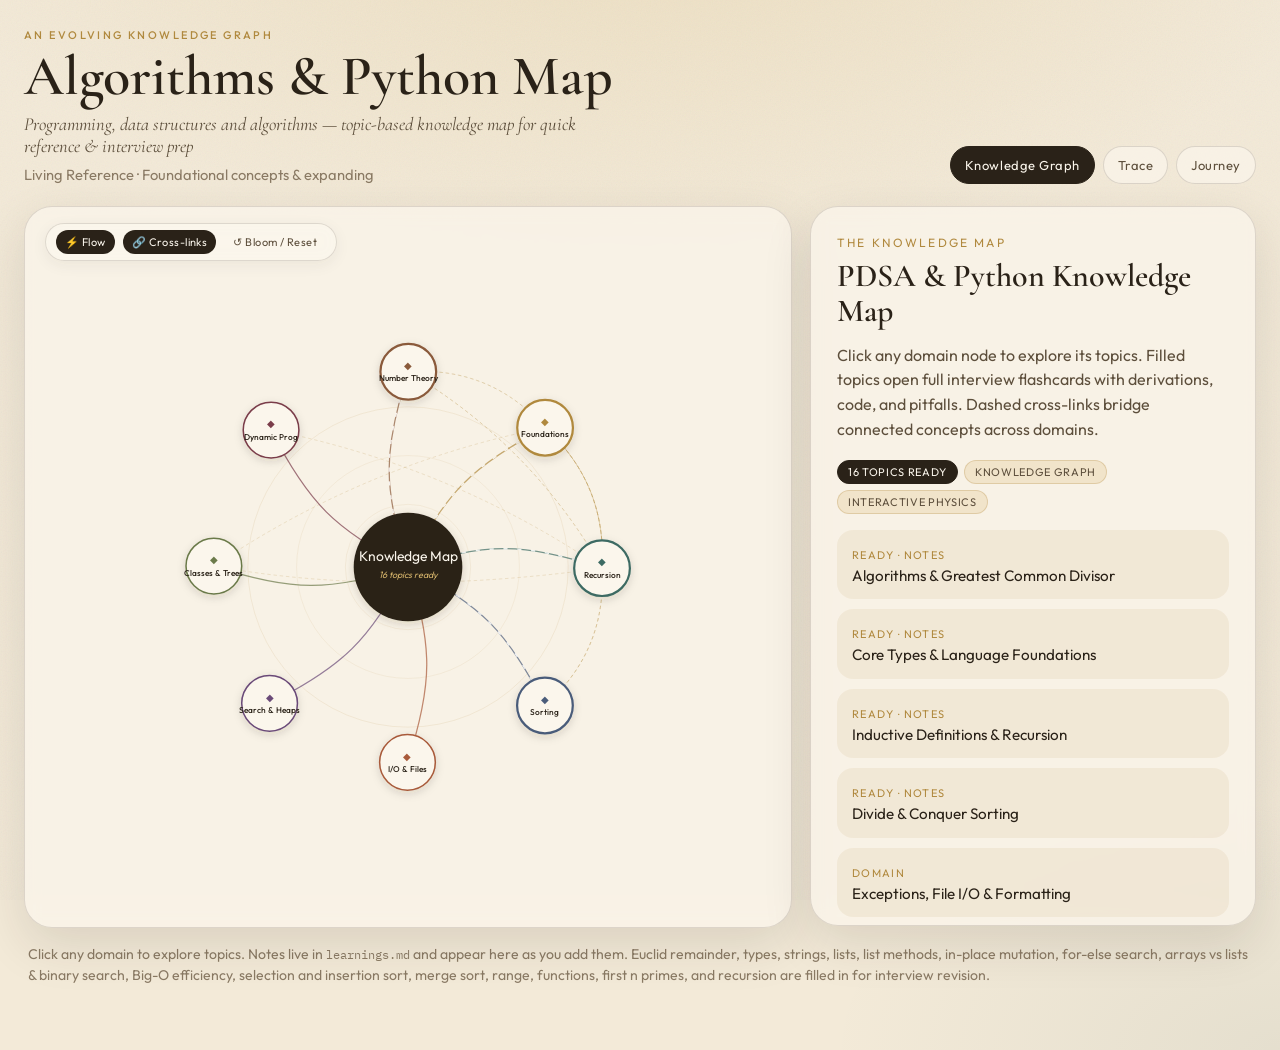
<file: python-pdsa/index.html>
<!DOCTYPE html>
<html lang="en">
  <head>
    <meta charset="UTF-8" />
    <meta name="viewport" content="width=device-width, initial-scale=1" />
    <title>Python & Algorithms — Evolving Knowledge Map</title>
    <link rel="preconnect" href="https://fonts.googleapis.com" />
    <link rel="preconnect" href="https://fonts.gstatic.com" crossorigin />
    <link
      href="https://fonts.googleapis.com/css2?family=Cormorant+Garamond:ital,wght@0,500;0,600;0,700;1,500&family=IBM+Plex+Mono:wght@400;500&family=Outfit:wght@300;400;500&display=swap"
      rel="stylesheet"
    />
    <link rel="stylesheet" href="styles.css" />
  </head>
  <body>
    <div class="app">
      <header class="top">
        <div>
          <p class="eyebrow">An evolving knowledge graph</p>
          <h1>Algorithms & Python Map</h1>
          <p class="subtitle">
            Programming, data structures and algorithms — topic-based knowledge map for quick reference & interview prep
          </p>
          <p class="author">
            Living Reference · Foundational concepts & expanding
          </p>
        </div>
        <div class="controls" role="tablist" aria-label="Map views">
          <button type="button" data-view="map" aria-pressed="true">Knowledge Graph</button>
          <button type="button" data-view="trace" aria-pressed="false">Trace</button>
          <button type="button" data-view="journey" aria-pressed="false">Journey</button>
        </div>
      </header>

      <main class="stage">
        <section class="canvas-card" id="canvas-card" aria-label="Visual map">
          <div class="graph-toolbar" id="graph-toolbar" role="toolbar" aria-label="Graph controls">
            <button type="button" class="graph-btn" id="toggle-flow" aria-pressed="true" title="Toggle animated data flow pulses">⚡ Flow</button>
            <button type="button" class="graph-btn" id="toggle-links" aria-pressed="true" title="Toggle cross-concept links">🔗 Cross-links</button>
            <button type="button" class="graph-btn reset-btn" id="reset-physics" title="Bloom nodes & reset positions">↺ Bloom / Reset</button>
          </div>
          <div id="canvas" style="width: 100%; height: 100%;"></div>
        </section>
        <aside class="panel" id="panel"></aside>
      </main>

      <p class="hint">
        Click any domain to explore topics. Notes live in
        <code>learnings.md</code> and appear here as you add them. Euclid remainder, types, strings, lists, list methods, in-place mutation, for-else search, arrays vs lists & binary search, Big-O efficiency, selection and insertion sort, merge sort, range, functions, first n primes, and recursion are filled in for interview revision.
      </p>
    </div>
    <script src="course.js"></script>
    <script src="app.js"></script>
  </body>
</html>
</file>
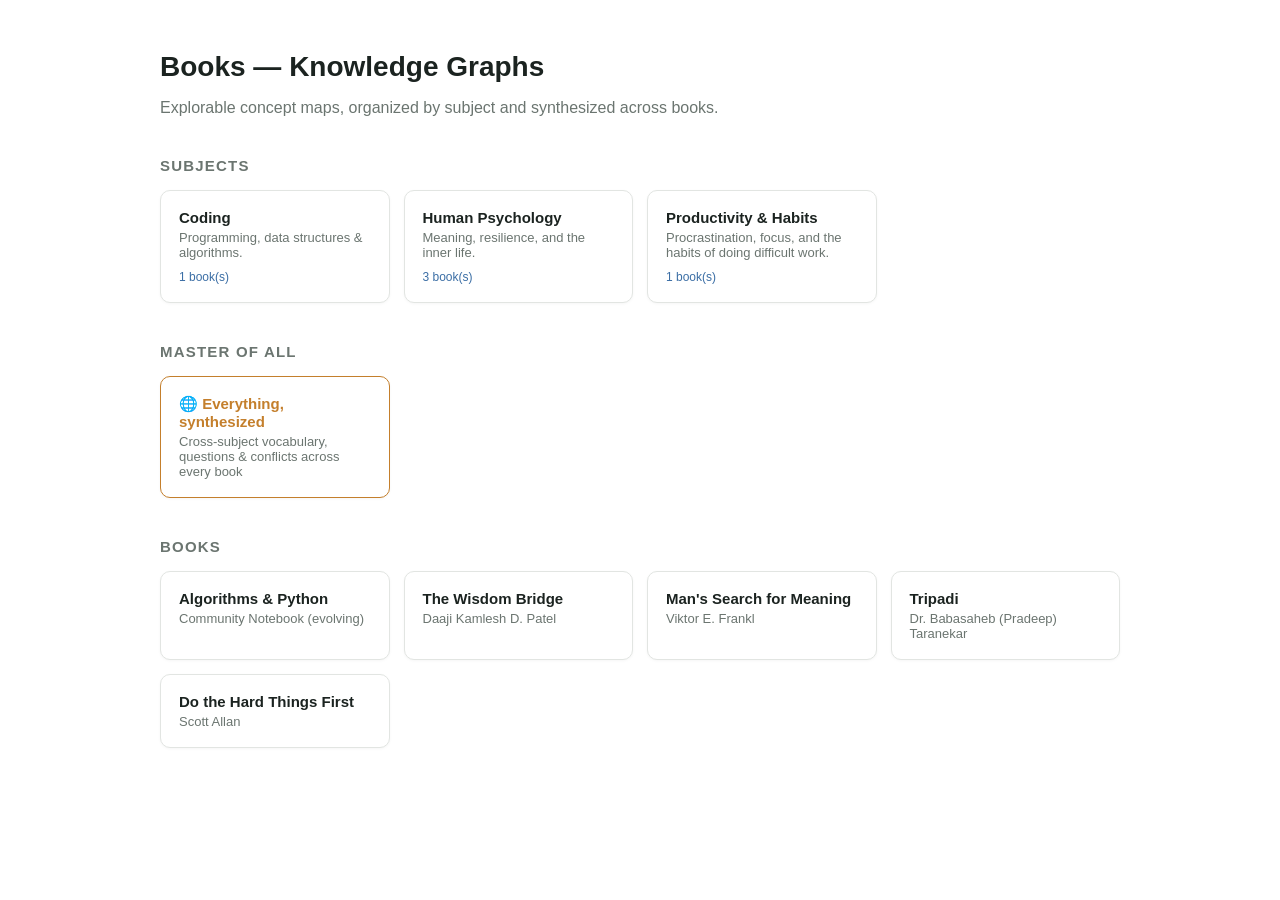
<file: site/index.html>
<!DOCTYPE html>
<html lang="en">
<head>
<meta charset="UTF-8" />
<meta name="viewport" content="width=device-width, initial-scale=1.0" />
<title>Books — Knowledge Graphs</title>
<style>
  :root {
    --bg: #ffffff; --panel: #ffffff; --border: #e2e5e2;
    --text: #1b2320; --muted: #6b7570; --accent: #3b6ea5;
  }
  * { box-sizing: border-box; }
  body {
    margin: 0; font-family: -apple-system, BlinkMacSystemFont, "Segoe UI", Roboto, sans-serif;
    background: var(--bg); color: var(--text); padding: 32px 16px 64px;
  }
  .wrap { max-width: 960px; margin: 0 auto; }
  h1 { font-size: 28px; margin-bottom: 4px; }
  .sub { color: var(--muted); margin-bottom: 40px; }
  h2 { font-size: 15px; text-transform: uppercase; letter-spacing: 0.08em; color: var(--muted); margin: 40px 0 16px; }
  .grid { display: grid; grid-template-columns: repeat(auto-fill, minmax(220px, 1fr)); gap: 14px; }
  a.card {
    display: block; background: var(--panel); border: 1px solid var(--border); border-radius: 10px;
    padding: 18px; text-decoration: none; color: var(--text); transition: border-color 0.15s, box-shadow 0.15s;
    box-shadow: 0 1px 3px rgba(0,0,0,0.04);
  }
  a.card:hover { border-color: var(--accent); box-shadow: 0 2px 8px rgba(0,0,0,0.08); }
  a.card .title { font-weight: 700; font-size: 15px; margin-bottom: 4px; }
  a.card .author { color: var(--muted); font-size: 13px; }
  a.card .links { margin-top: 10px; display: flex; gap: 10px; }
  a.card .links span { font-size: 12px; color: var(--accent); }
  a.master { border-color: #c47f2c; }
  a.master .title { color: #c47f2c; }
</style>
</head>
<body>
<div class="wrap">
  <h1>Books — Knowledge Graphs</h1>
  <p class="sub">Explorable concept maps, organized by subject and synthesized across books.</p>

  <h2>Subjects</h2>
  <div class="grid" id="subjects"></div>

  <h2>Master of All</h2>
  <div class="grid">
    <a class="card master" href="viewer.html?graph=subjects/master/master.json&base=.">
      <div class="title">🌐 Everything, synthesized</div>
      <div class="author">Cross-subject vocabulary, questions & conflicts across every book</div>
    </a>
  </div>

  <h2>Books</h2>
  <div class="grid" id="books"></div>
</div>

<script>
async function main() {
  const res = await fetch('subjects.json');
  const data = await res.json();

  const subjectsEl = document.getElementById('subjects');
  data.subjects.forEach((s) => {
    const a = document.createElement('a');
    a.className = 'card';
    a.href = `viewer.html?graph=subjects/${s.id}/master.json&base=.`;
    a.innerHTML = `<div class="title">${s.label}</div><div class="author">${s.description}</div>
      <div class="links"><span>${s.bookIds.length} book(s)</span></div>`;
    subjectsEl.appendChild(a);
  });

  const booksEl = document.getElementById('books');
  Object.entries(data.books).forEach(([id, meta]) => {
    const a = document.createElement('a');
    a.className = 'card';
    a.href = `viewer.html?graph=books/${id}/graph.json`;
    a.innerHTML = `<div class="title">${meta.title}</div><div class="author">${meta.author}</div>`;
    booksEl.appendChild(a);
  });
}
main();
</script>
</body>
</html>
</file>
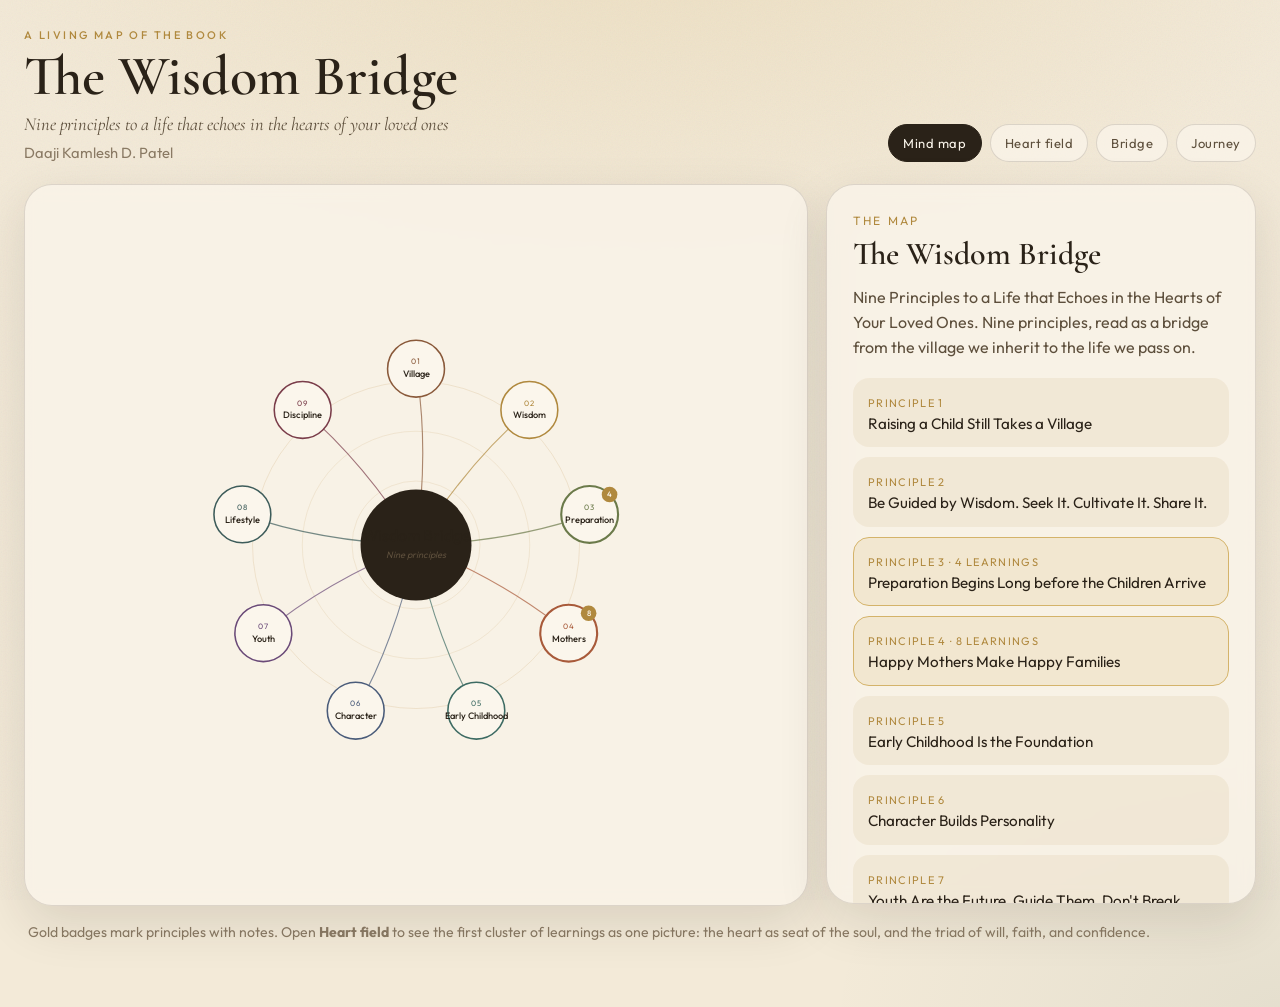
<file: the-wisdom-bridge/index.html>
<!DOCTYPE html>
<html lang="en">
  <head>
    <meta charset="UTF-8" />
    <meta name="viewport" content="width=device-width, initial-scale=1" />
    <title>The Wisdom Bridge — Nine Principles</title>
    <link rel="preconnect" href="https://fonts.googleapis.com" />
    <link rel="preconnect" href="https://fonts.gstatic.com" crossorigin />
    <link
      href="https://fonts.googleapis.com/css2?family=Cormorant+Garamond:ital,wght@0,500;0,600;0,700;1,500&family=Outfit:wght@300;400;500&display=swap"
      rel="stylesheet"
    />
    <link rel="stylesheet" href="styles.css" />
  </head>
  <body>
    <div class="app">
      <header class="top">
        <div>
          <p class="eyebrow">A living map of the book</p>
          <h1>The Wisdom Bridge</h1>
          <p class="subtitle">Nine principles to a life that echoes in the hearts of your loved ones</p>
          <p class="author">Daaji Kamlesh D. Patel</p>
        </div>
        <div class="controls" role="tablist" aria-label="Map views">
          <button type="button" data-view="map" aria-pressed="true">Mind map</button>
          <button type="button" data-view="heart" aria-pressed="false">Heart field</button>
          <button type="button" data-view="bridge" aria-pressed="false">Bridge</button>
          <button type="button" data-view="journey" aria-pressed="false">Journey</button>
        </div>
      </header>

      <main class="stage">
        <section class="canvas-card" id="canvas" aria-label="Visual map"></section>
        <aside class="panel" id="panel"></aside>
      </main>

      <p class="hint">
        Gold badges mark principles with notes. Open <strong>Heart field</strong> to see the first cluster of learnings as one picture: the heart as seat of the soul, and the triad of will, faith, and confidence.
      </p>
    </div>
    <script src="book.js"></script>
    <script src="app.js"></script>
  </body>
</html>
</file>
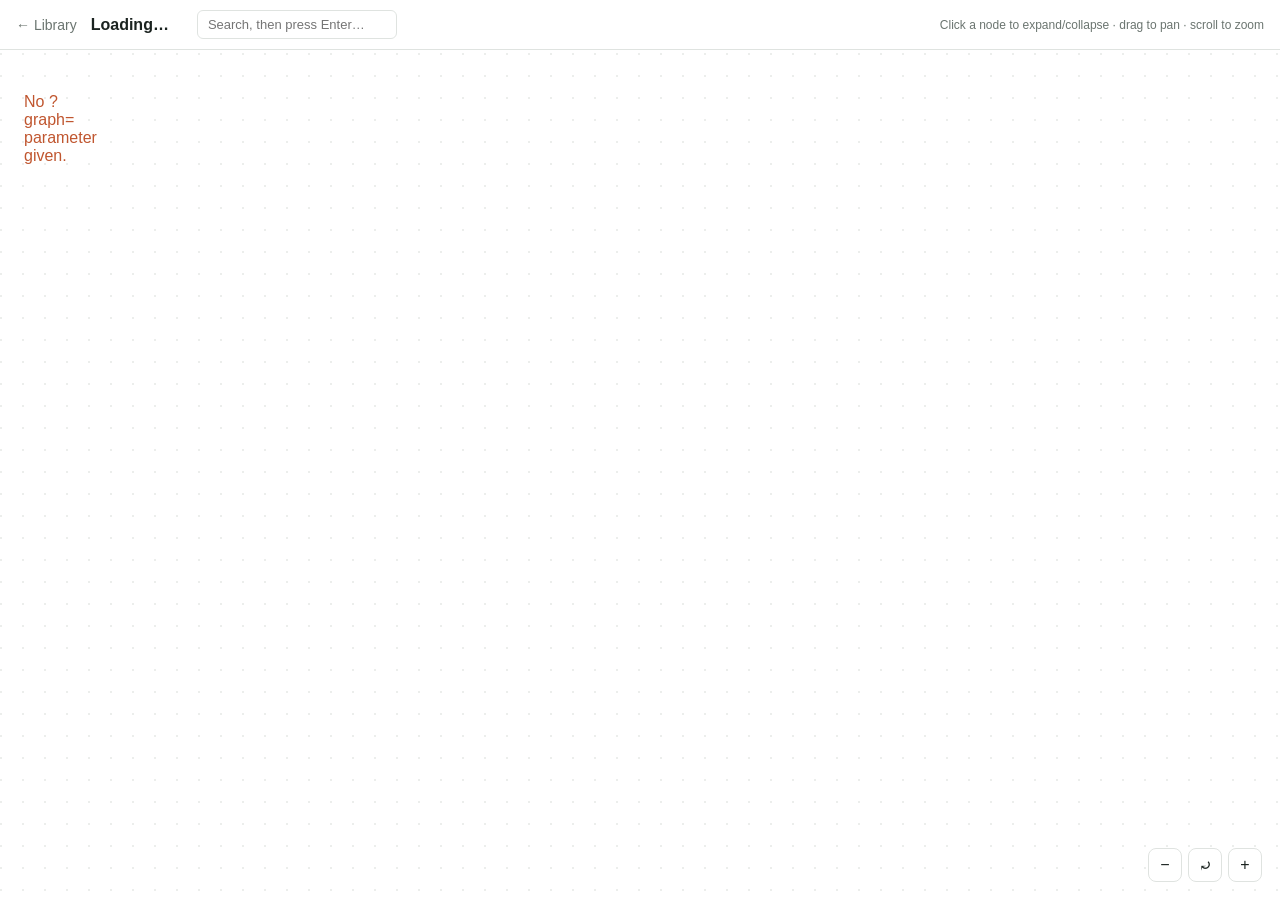
<file: site/viewer.html>
<!DOCTYPE html>
<html lang="en">
<head>
<meta charset="UTF-8" />
<meta name="viewport" content="width=device-width, initial-scale=1.0" />
<title>Book Mind Map</title>
<link rel="stylesheet" href="assets/mindmap.css" />
</head>
<body>
<header>
  <a class="back" href="index.html">← Library</a>
  <h1 id="title">Loading…</h1>
  <span class="meta" id="meta"></span>
  <input id="search" type="text" placeholder="Search, then press Enter…" />
  <span class="hint">Click a node to expand/collapse · drag to pan · scroll to zoom</span>
</header>
<div id="viewport">
  <div id="stage">
    <svg id="edges"></svg>
    <div id="nodesLayer"></div>
  </div>
</div>
<div id="controls">
  <button id="zoomOut" title="Zoom out">−</button>
  <button id="zoomReset" title="Reset view">⤾</button>
  <button id="zoomIn" title="Zoom in">+</button>
</div>
<div id="detail"></div>
<script src="assets/mindmap.js"></script>
</body>
</html>
</file>
<file: python-pdsa/styles.css>
:root {
  --paper: #f3ead8;
  --paper-2: #e9dcc4;
  --cream: #fbf6ec;
  --ink: #2a2218;
  --ink-soft: #5d4f3c;
  --muted: #8a7a64;
  --gold: #b0893e;
  --gold-2: #d4b36a;
  --line: rgba(42, 34, 24, 0.14);
  --shadow: 0 18px 50px rgba(42, 34, 24, 0.12);
  --code-bg: #2a2218;
  --serif: "Cormorant Garamond", "Palatino Linotype", Palatino, serif;
  --sans: "Outfit", "Segoe UI", sans-serif;
  --mono: "IBM Plex Mono", "SFMono-Regular", ui-monospace, monospace;
}

* {
  box-sizing: border-box;
}

html,
body {
  margin: 0;
  min-height: 100%;
}

body {
  font-family: var(--sans);
  color: var(--ink);
  background:
    radial-gradient(1200px 600px at 50% -10%, rgba(212, 179, 106, 0.22), transparent 60%),
    radial-gradient(900px 500px at 100% 100%, rgba(61, 92, 90, 0.08), transparent 50%),
    var(--paper);
}

body::before {
  content: "";
  position: fixed;
  inset: 0;
  pointer-events: none;
  opacity: 0.18;
  background-image: url("data:image/svg+xml,%3Csvg xmlns='http://www.w3.org/2000/svg' width='140' height='140'%3E%3Cfilter id='n'%3E%3CfeTurbulence type='fractalNoise' baseFrequency='.8' numOctaves='4' stitchTiles='stitch'/%3E%3C/filter%3E%3Crect width='140' height='140' filter='url(%23n)' opacity='.35'/%3E%3C/svg%3E");
  z-index: 0;
}

.app {
  position: relative;
  z-index: 1;
  max-width: 1440px;
  margin: 0 auto;
  padding: 28px 24px 64px;
}

.top {
  display: flex;
  justify-content: space-between;
  gap: 24px;
  align-items: flex-end;
  margin-bottom: 22px;
}

.eyebrow {
  margin: 0 0 8px;
  letter-spacing: 0.22em;
  text-transform: uppercase;
  font-size: 11px;
  color: var(--gold);
  font-weight: 500;
}

h1 {
  font-family: var(--serif);
  font-weight: 600;
  font-size: clamp(36px, 5vw, 56px);
  line-height: 0.95;
  margin: 0 0 10px;
}

.subtitle {
  margin: 0;
  max-width: 38rem;
  font-family: var(--serif);
  font-style: italic;
  font-size: 1.15rem;
  color: var(--ink-soft);
}

.author {
  margin: 8px 0 0;
  font-size: 0.92rem;
  color: var(--muted);
}

.author a {
  color: var(--gold);
  text-decoration: none;
}

.author a:hover,
.author a:focus-visible {
  text-decoration: underline;
}

.controls {
  display: flex;
  gap: 8px;
  flex-wrap: wrap;
  justify-content: flex-end;
}

.controls button {
  appearance: none;
  border: 1px solid var(--line);
  background: rgba(251, 246, 236, 0.7);
  color: var(--ink-soft);
  font-family: var(--sans);
  font-size: 13px;
  letter-spacing: 0.04em;
  padding: 10px 14px;
  border-radius: 999px;
  cursor: pointer;
}

.controls button[aria-pressed="true"] {
  background: var(--ink);
  color: var(--cream);
  border-color: var(--ink);
}

.stage {
  display: grid;
  grid-template-columns: minmax(0, 1.55fr) minmax(320px, 0.9fr);
  gap: 18px;
  align-items: stretch;
}

.canvas-card,
.panel {
  background: rgba(251, 246, 236, 0.72);
  border: 1px solid var(--line);
  border-radius: 28px;
  box-shadow: var(--shadow);
  backdrop-filter: blur(8px);
}

.canvas-card {
  min-height: 720px;
  overflow: hidden;
  position: relative;
}

.graph-toolbar {
  position: absolute;
  top: 16px;
  left: 20px;
  z-index: 10;
  display: flex;
  gap: 8px;
  align-items: center;
  background: rgba(251, 246, 236, 0.85);
  border: 1px solid var(--line);
  padding: 6px 10px;
  border-radius: 999px;
  backdrop-filter: blur(8px);
  box-shadow: 0 4px 16px rgba(42, 34, 24, 0.06);
}

.graph-btn {
  appearance: none;
  border: 1px solid transparent;
  background: transparent;
  color: var(--ink-soft);
  font-family: var(--sans);
  font-size: 11px;
  letter-spacing: 0.04em;
  padding: 4px 8px;
  border-radius: 999px;
  cursor: pointer;
  display: inline-flex;
  align-items: center;
  gap: 4px;
  transition: all 0.2s ease;
}

.graph-btn:hover {
  background: rgba(212, 179, 106, 0.18);
  color: var(--ink);
}

.graph-btn[aria-pressed="true"] {
  background: var(--ink);
  color: var(--cream);
}

.graph-btn.reset-btn:hover {
  background: rgba(42, 34, 24, 0.08);
}

svg.map,
svg.trace {
  width: 100%;
  height: 720px;
  display: block;
}

.node {
  cursor: grab;
}

.node:active,
.node.dragging {
  cursor: grabbing;
}

svg.map path.tree-edge,
svg.map path.cross-link,
svg.map g.node {
  transition: opacity 0.35s cubic-bezier(0.25, 1, 0.5, 1), stroke-opacity 0.35s ease;
}

svg.map g.node.dragging {
  transition: none !important;
}

@keyframes flowDash {
  from {
    stroke-dashoffset: 48;
  }
  to {
    stroke-dashoffset: 0;
  }
}

@keyframes pulseGlow {
  0%, 100% {
    filter: drop-shadow(0 0 2px rgba(212, 179, 106, 0.4));
  }
  50% {
    filter: drop-shadow(0 0 8px rgba(212, 179, 106, 0.85));
  }
}

.edge-flow {
  stroke-dasharray: 6 14;
  animation: flowDash 1.4s linear infinite;
  pointer-events: none;
}

.cross-link {
  cursor: pointer;
  stroke-dasharray: 5 4;
}

.cross-link:hover {
  stroke-opacity: 1 !important;
  stroke-width: 2.6 !important;
  filter: drop-shadow(0 0 6px var(--gold));
}

.cross-link.active-link {
  stroke-dasharray: 6 6;
  animation: flowDash 1.8s linear infinite;
  filter: drop-shadow(0 0 5px rgba(212, 179, 106, 0.8));
}

.cross-link-badge {
  font-family: var(--mono);
  font-size: 10px;
  letter-spacing: 0.04em;
  fill: var(--ink-soft);
  pointer-events: none;
}

.concept-links {
  display: grid;
  gap: 8px;
  margin-top: 8px;
}

.concept-pill {
  appearance: none;
  border: 1px solid var(--line);
  background: rgba(233, 220, 196, 0.55);
  border-radius: 12px;
  padding: 10px 12px;
  text-align: left;
  font: inherit;
  color: inherit;
  cursor: pointer;
  display: flex;
  flex-direction: column;
  gap: 3px;
  transition: all 0.2s ease;
}

.concept-pill:hover,
.concept-pill:focus-visible {
  border-color: var(--gold-2);
  background: rgba(212, 179, 106, 0.22);
  transform: translateX(2px);
}

.pill-label {
  font-weight: 500;
  font-size: 13px;
  color: var(--ink);
}

.pill-desc {
  font-size: 11px;
  color: var(--ink-soft);
  line-height: 1.4;
}

.pill-target {
  align-self: flex-start;
  margin-top: 4px;
  font-family: var(--mono);
  font-size: 10px;
  letter-spacing: 0.08em;
  text-transform: uppercase;
  color: var(--gold);
}

.node circle {
  transition: filter 0.25s ease, r 0.4s cubic-bezier(0.25, 1, 0.5, 1), fill 0.4s ease;
}

.node:hover circle,
.node:focus-visible circle {
  filter: brightness(1.08);
}

.node text {
  font-family: var(--sans);
  pointer-events: none;
}

.center-title {
  font-family: var(--serif);
  font-size: 20px;
  fill: var(--cream);
}

.center-sub {
  font-family: var(--serif);
  font-style: italic;
  font-size: 13px;
  fill: var(--gold-2);
}

.panel {
  padding: 28px 26px 24px;
  display: flex;
  flex-direction: column;
  min-height: 720px;
  max-height: 720px;
  overflow: auto;
}

.panel-kicker {
  font-size: 12px;
  letter-spacing: 0.18em;
  text-transform: uppercase;
  color: var(--gold);
  margin: 0 0 8px;
}

.panel h2 {
  font-family: var(--serif);
  font-size: 2rem;
  line-height: 1.1;
  margin: 0 0 14px;
  font-weight: 600;
}

.panel p.lead {
  margin: 0 0 18px;
  color: var(--ink-soft);
  line-height: 1.55;
}

.badges {
  display: flex;
  flex-wrap: wrap;
  gap: 6px;
  margin: 0 0 16px;
}

.badge {
  display: inline-flex;
  align-items: center;
  border-radius: 999px;
  padding: 4px 10px;
  font-size: 11px;
  letter-spacing: 0.06em;
  text-transform: uppercase;
  background: rgba(212, 179, 106, 0.22);
  color: var(--ink-soft);
  border: 1px solid rgba(176, 137, 62, 0.28);
}

.badge.ready {
  background: var(--ink);
  color: var(--cream);
  border-color: var(--ink);
}

.chapters {
  list-style: none;
  margin: 0;
  padding: 0;
  display: grid;
  gap: 10px;
}

.chapters li {
  padding: 0;
  background: none;
  border: none;
}

.chapter-btn {
  display: block;
  width: 100%;
  text-align: left;
  font: inherit;
  color: inherit;
  cursor: pointer;
  padding: 12px 14px;
  border-radius: 16px;
  background: rgba(233, 220, 196, 0.45);
  border: 1px solid transparent;
}

.chapter-btn:hover,
.chapter-btn:focus-visible,
.chapters li.active,
.chapter-btn.active {
  border-color: var(--gold-2);
  background: rgba(212, 179, 106, 0.18);
}

.ch-n {
  display: inline-block;
  font-size: 11px;
  letter-spacing: 0.12em;
  text-transform: uppercase;
  color: var(--gold);
  margin-bottom: 4px;
}

.ch-title {
  display: block;
  font-size: 0.95rem;
  line-height: 1.35;
}

.ch-ready {
  margin-top: 6px;
  font-size: 11px;
  letter-spacing: 0.08em;
  text-transform: uppercase;
  color: var(--gold);
}

.learnings {
  margin-top: 18px;
  padding-top: 16px;
  border-top: 1px solid var(--line);
  flex: 1;
}

.learnings h3,
.block h3 {
  margin: 0 0 10px;
  font-size: 0.82rem;
  letter-spacing: 0.14em;
  text-transform: uppercase;
  color: var(--muted);
  font-weight: 500;
}

.learnings ul,
.block ul {
  margin: 0;
  padding-left: 1.1rem;
  color: var(--ink-soft);
  line-height: 1.5;
}

.empty {
  margin: 0;
  color: var(--muted);
  font-family: var(--serif);
  font-style: italic;
}

.block {
  margin-top: 16px;
}

.idea {
  font-family: var(--serif);
  font-size: 1.15rem;
  line-height: 1.4;
  color: var(--ink);
  margin: 0 0 8px;
}

.code-block {
  margin: 0;
  padding: 14px 16px;
  border-radius: 14px;
  background: var(--code-bg);
  color: #f3ead8;
  overflow-x: auto;
  font-family: var(--mono);
  font-size: 12px;
  line-height: 1.55;
}

.code-caption {
  margin: 12px 0 6px;
  font-size: 12px;
  color: var(--muted);
}

.trace-list {
  list-style: none;
  margin: 0;
  padding: 0;
  display: grid;
  gap: 8px;
}

.trace-list li {
  padding: 10px 12px;
  border-radius: 12px;
  background: rgba(233, 220, 196, 0.45);
  font-family: var(--mono);
  font-size: 12px;
  line-height: 1.5;
  color: var(--ink-soft);
}

.qa {
  border-radius: 14px;
  background: rgba(233, 220, 196, 0.35);
  padding: 10px 12px;
  margin: 0 0 8px;
}

.qa summary {
  cursor: pointer;
  font-weight: 500;
  color: var(--ink);
}

.qa p {
  margin: 8px 0 0;
  color: var(--ink-soft);
  line-height: 1.5;
}

.back {
  appearance: none;
  border: 0;
  background: none;
  color: var(--gold);
  font-family: var(--sans);
  font-size: 12px;
  letter-spacing: 0.1em;
  text-transform: uppercase;
  padding: 0;
  margin: 0 0 10px;
  cursor: pointer;
}

.journey {
  display: none;
  padding: 8px 8px 20px;
}

.journey.visible {
  display: block;
}

.p-card {
  display: grid;
  grid-template-columns: 72px 1fr;
  gap: 12px;
  padding: 16px 12px;
  border-bottom: 1px solid var(--line);
  cursor: pointer;
}

.p-num {
  font-family: var(--serif);
  font-size: 2rem;
  color: var(--gold);
}

.p-card h3 {
  margin: 0 0 6px;
  font-family: var(--serif);
  font-size: 1.25rem;
}

.p-card p {
  margin: 0;
  color: var(--muted);
  font-size: 0.9rem;
}

.hint {
  margin: 16px 4px 0;
  color: var(--muted);
  font-size: 0.88rem;
  line-height: 1.5;
}

.hint code {
  font-family: var(--mono);
  font-size: 0.82em;
}

@media (max-width: 980px) {
  .stage {
    grid-template-columns: 1fr;
  }

  .top {
    flex-direction: column;
    align-items: flex-start;
  }

  .canvas-card,
  .panel,
  svg.map,
  svg.trace {
    min-height: 0;
    height: auto;
    max-height: none;
  }

  svg.map,
  svg.trace {
    height: 620px;
  }
}
</file>
<file: the-wisdom-bridge/styles.css>
:root {
  --paper: #f3ead8;
  --paper-2: #e9dcc4;
  --cream: #fbf6ec;
  --ink: #2a2218;
  --ink-soft: #5d4f3c;
  --muted: #8a7a64;
  --gold: #b0893e;
  --gold-2: #d4b36a;
  --line: rgba(42, 34, 24, 0.14);
  --shadow: 0 18px 50px rgba(42, 34, 24, 0.12);
  --serif: "Cormorant Garamond", "Palatino Linotype", Palatino, serif;
  --sans: "Outfit", "Segoe UI", sans-serif;
}

* {
  box-sizing: border-box;
}

html,
body {
  margin: 0;
  min-height: 100%;
}

body {
  font-family: var(--sans);
  color: var(--ink);
  background:
    radial-gradient(1200px 600px at 50% -10%, rgba(212, 179, 106, 0.22), transparent 60%),
    radial-gradient(900px 500px at 100% 100%, rgba(61, 92, 90, 0.08), transparent 50%),
    var(--paper);
}

body::before {
  content: "";
  position: fixed;
  inset: 0;
  pointer-events: none;
  opacity: 0.18;
  background-image: url("data:image/svg+xml,%3Csvg xmlns='http://www.w3.org/2000/svg' width='140' height='140'%3E%3Cfilter id='n'%3E%3CfeTurbulence type='fractalNoise' baseFrequency='.8' numOctaves='4' stitchTiles='stitch'/%3E%3C/filter%3E%3Crect width='140' height='140' filter='url(%23n)' opacity='.35'/%3E%3C/svg%3E");
  z-index: 0;
}

.app {
  position: relative;
  z-index: 1;
  max-width: 1440px;
  margin: 0 auto;
  padding: 28px 24px 64px;
}

.top {
  display: flex;
  justify-content: space-between;
  gap: 24px;
  align-items: flex-end;
  margin-bottom: 22px;
}

.eyebrow {
  margin: 0 0 8px;
  letter-spacing: 0.22em;
  text-transform: uppercase;
  font-size: 11px;
  color: var(--gold);
  font-weight: 500;
}

h1 {
  font-family: var(--serif);
  font-weight: 600;
  font-size: clamp(36px, 5vw, 56px);
  line-height: 0.95;
  margin: 0 0 10px;
}

.subtitle {
  margin: 0;
  max-width: 36rem;
  font-family: var(--serif);
  font-style: italic;
  font-size: 1.15rem;
  color: var(--ink-soft);
}

.author {
  margin: 8px 0 0;
  font-size: 0.92rem;
  color: var(--muted);
}

.controls {
  display: flex;
  gap: 8px;
  flex-wrap: wrap;
  justify-content: flex-end;
}

.controls button {
  appearance: none;
  border: 1px solid var(--line);
  background: rgba(251, 246, 236, 0.7);
  color: var(--ink-soft);
  font-family: var(--sans);
  font-size: 13px;
  letter-spacing: 0.04em;
  padding: 10px 14px;
  border-radius: 999px;
  cursor: pointer;
}

.controls button[aria-pressed="true"] {
  background: var(--ink);
  color: var(--cream);
  border-color: var(--ink);
}

.stage {
  display: grid;
  grid-template-columns: minmax(0, 1.55fr) minmax(300px, 0.85fr);
  gap: 18px;
  align-items: stretch;
}

.canvas-card,
.panel {
  background: rgba(251, 246, 236, 0.72);
  border: 1px solid var(--line);
  border-radius: 28px;
  box-shadow: var(--shadow);
  backdrop-filter: blur(8px);
}

.canvas-card {
  min-height: 720px;
  overflow: hidden;
  position: relative;
}

svg.map,
svg.bridge,
svg.heart {
  width: 100%;
  height: 720px;
  display: block;
}

.pulse {
  transform-origin: 250px 372px;
  animation: pulse-field 5.5s ease-in-out infinite;
}

@keyframes pulse-field {
  0%,
  100% {
    opacity: 0.7;
  }
  50% {
    opacity: 1;
  }
}

@media (prefers-reduced-motion: reduce) {
  .pulse {
    animation: none;
  }
}

.node {
  cursor: pointer;
  pointer-events: all;
}

.node circle {
  transition: transform 0.25s ease, filter 0.25s ease;
}

.node:hover circle,
.node:focus-visible circle {
  filter: brightness(1.08);
}

.node text {
  font-family: var(--sans);
  pointer-events: none;
}

.center-title {
  font-family: var(--serif);
  font-size: 22px;
  fill: var(--ink);
}

.center-sub {
  font-family: var(--serif);
  font-style: italic;
  font-size: 13px;
  fill: var(--ink-soft);
}

.panel {
  padding: 28px 26px 24px;
  display: flex;
  flex-direction: column;
  min-height: 720px;
  max-height: 720px;
  overflow: auto;
}

.panel-kicker {
  font-size: 12px;
  letter-spacing: 0.18em;
  text-transform: uppercase;
  color: var(--gold);
  margin: 0 0 8px;
}

.panel h2 {
  font-family: var(--serif);
  font-size: 2rem;
  line-height: 1.1;
  margin: 0 0 14px;
  font-weight: 600;
}

.panel p.lead {
  margin: 0 0 18px;
  color: var(--ink-soft);
  line-height: 1.55;
}

.chapters {
  list-style: none;
  margin: 0;
  padding: 0;
  display: grid;
  gap: 10px;
}

.chapters li {
  padding: 12px 14px;
  border-radius: 16px;
  background: rgba(233, 220, 196, 0.45);
  border: 1px solid transparent;
}

.chapters li.active,
.chapters li.has-notes {
  border-color: var(--gold-2);
  background: rgba(212, 179, 106, 0.18);
}

.insight-list {
  list-style: none;
  margin: 0;
  padding: 0;
  display: grid;
  gap: 12px;
}

.insight-list li {
  padding: 12px 14px;
  border-radius: 16px;
  background: rgba(233, 220, 196, 0.35);
}

.insight-short {
  display: block;
  font-family: var(--serif);
  font-size: 1.05rem;
  margin: 2px 0 4px;
}

.insight-text {
  display: block;
  color: var(--ink-soft);
  font-size: 0.92rem;
  line-height: 1.5;
}

.p-card.has-notes {
  background: rgba(212, 179, 106, 0.12);
}

.ch-n {
  display: inline-block;
  font-size: 11px;
  letter-spacing: 0.12em;
  text-transform: uppercase;
  color: var(--gold);
  margin-bottom: 4px;
}

.ch-title {
  display: block;
  font-size: 0.95rem;
  line-height: 1.35;
}

.learnings {
  margin-top: 18px;
  padding-top: 16px;
  border-top: 1px solid var(--line);
  flex: 1;
}

.learnings h3 {
  margin: 0 0 10px;
  font-size: 0.82rem;
  letter-spacing: 0.14em;
  text-transform: uppercase;
  color: var(--muted);
  font-weight: 500;
}

.learnings ul {
  margin: 0;
  padding-left: 1.1rem;
  color: var(--ink-soft);
}

.empty {
  margin: 0;
  color: var(--muted);
  font-family: var(--serif);
  font-style: italic;
}

.journey {
  display: none;
  padding: 8px 8px 20px;
}

.journey.visible {
  display: block;
}

.p-card {
  display: grid;
  grid-template-columns: 72px 1fr;
  gap: 12px;
  padding: 16px 12px;
  border-bottom: 1px solid var(--line);
  cursor: pointer;
}

.p-num {
  font-family: var(--serif);
  font-size: 2rem;
  color: var(--gold);
}

.p-card h3 {
  margin: 0 0 6px;
  font-family: var(--serif);
  font-size: 1.25rem;
}

.p-card p {
  margin: 0;
  color: var(--muted);
  font-size: 0.9rem;
}

.hint {
  margin: 16px 4px 0;
  color: var(--muted);
  font-size: 0.88rem;
  line-height: 1.5;
}

@media (max-width: 980px) {
  .stage {
    grid-template-columns: 1fr;
  }

  .top {
    flex-direction: column;
    align-items: flex-start;
  }

  .canvas-card,
  .panel,
  svg.map,
  svg.bridge {
    min-height: 0;
    height: auto;
  }

  svg.map,
  svg.bridge,
  svg.heart {
    height: 620px;
  }

  .panel {
    max-height: none;
  }
}
</file>
<file: site/assets/mindmap.css>
:root {
  --bg: #ffffff;
  --ink: #1b2320;
  --ink-dim: #6b7570;
  --border: #dfe3e0;
  --hub-bg: #ffffff;
  --hub-border: #1b2320;
}
* { box-sizing: border-box; }
html, body {
  margin: 0;
  background: var(--bg);
  color: var(--ink);
  font-family: -apple-system, BlinkMacSystemFont, "Segoe UI", Roboto, sans-serif;
}
header {
  position: fixed;
  top: 0; left: 0; right: 0;
  z-index: 20;
  display: flex;
  align-items: center;
  gap: 14px;
  padding: 10px 16px;
  border-bottom: 1px solid var(--border);
  background: rgba(255, 255, 255, 0.92);
  backdrop-filter: blur(6px);
  flex-wrap: wrap;
}
header a.back { color: var(--ink-dim); text-decoration: none; font-size: 14px; }
header a.back:hover { color: var(--ink); }
header h1 { font-size: 16px; margin: 0; font-weight: 700; }
header .meta { color: var(--ink-dim); font-size: 13px; }
header .hint { color: var(--ink-dim); font-size: 12px; margin-left: auto; }
#search {
  background: #fff;
  border: 1px solid var(--border);
  color: var(--ink);
  padding: 6px 10px;
  border-radius: 6px;
  font-size: 13px;
  width: 200px;
}
#controls {
  position: fixed;
  bottom: 18px; right: 18px;
  z-index: 20;
  display: flex;
  gap: 6px;
}
#controls button {
  width: 34px; height: 34px;
  border-radius: 8px;
  border: 1px solid var(--border);
  background: #fff;
  color: var(--ink);
  font-size: 16px;
  cursor: pointer;
}
#controls button:hover { background: #f2f2ef; }

#viewport {
  position: fixed;
  top: 53px; left: 0; right: 0; bottom: 0;
  overflow: hidden;
  cursor: grab;
  background:
    radial-gradient(circle at 1px 1px, #eceeec 1px, transparent 0) 0 0/22px 22px,
    var(--bg);
}
#viewport.grabbing { cursor: grabbing; }
#stage {
  position: absolute;
  top: 0; left: 0;
  transform-origin: 0 0;
}
#edges { position: absolute; top: 0; left: 0; overflow: visible; }
#nodesLayer { position: absolute; top: 0; left: 0; }

.item {
  position: absolute;
  transform: translate(-50%, -50%);
  transition: opacity 0.2s ease, left 0.3s ease, top 0.3s ease;
  max-width: 240px;
}
.item.entering { opacity: 0; }
.item.dimmed { opacity: 0.25; }

/* dashed cross-link paths: dimmed = not touching the hovered node,
   active = touching it (see MindMap.setNodeHover in mindmap.js) */
path.crosslink { transition: opacity 0.15s ease, stroke-width 0.15s ease; }
path.crosslink.dimmed { opacity: 0.08 !important; }
path.crosslink.active { opacity: 1 !important; stroke-width: 2.6px !important; }

.hub {
  background: var(--hub-bg);
  border: 2px solid var(--hub-border);
  border-radius: 999px;
  padding: 14px 22px;
  text-align: center;
  font-weight: 700;
  font-size: 15px;
  box-shadow: 0 2px 10px rgba(0, 0, 0, 0.08);
  max-width: 220px;
}

.pill {
  border-radius: 18px;
  padding: 8px 16px;
  font-size: 13px;
  font-weight: 600;
  cursor: pointer;
  border: 1px solid rgba(0, 0, 0, 0.08);
  box-shadow: 0 1px 4px rgba(0, 0, 0, 0.06);
  white-space: normal;
  overflow-wrap: break-word;
  max-width: 210px;
  width: max-content;
  user-select: none;
  text-align: center;
}
.pill:hover { filter: brightness(0.96); }
.pill.has-children::after {
  content: "+";
  margin-left: 8px;
  font-weight: 800;
  opacity: 0.75;
}
.pill.expanded::after { content: "\2013"; }

#detail {
  position: fixed;
  right: 0; top: 53px; bottom: 0;
  width: 320px;
  background: #fff;
  border-left: 1px solid var(--border);
  padding: 18px;
  overflow-y: auto;
  transform: translateX(100%);
  transition: transform 0.15s ease;
  z-index: 15;
}
#detail.open { transform: translateX(0); }
#detail h2 { font-size: 15px; margin: 0 0 8px; }
#detail .type { color: var(--ink-dim); font-size: 11px; text-transform: uppercase; letter-spacing: 0.06em; }
#detail p { color: var(--ink); font-size: 14px; line-height: 1.55; }
#detail .close { float: right; cursor: pointer; color: var(--ink-dim); }

@media (max-width: 640px) {
  #detail { width: 100%; }
  #search { width: 120px; }
  header .hint { display: none; }
}
</file>
